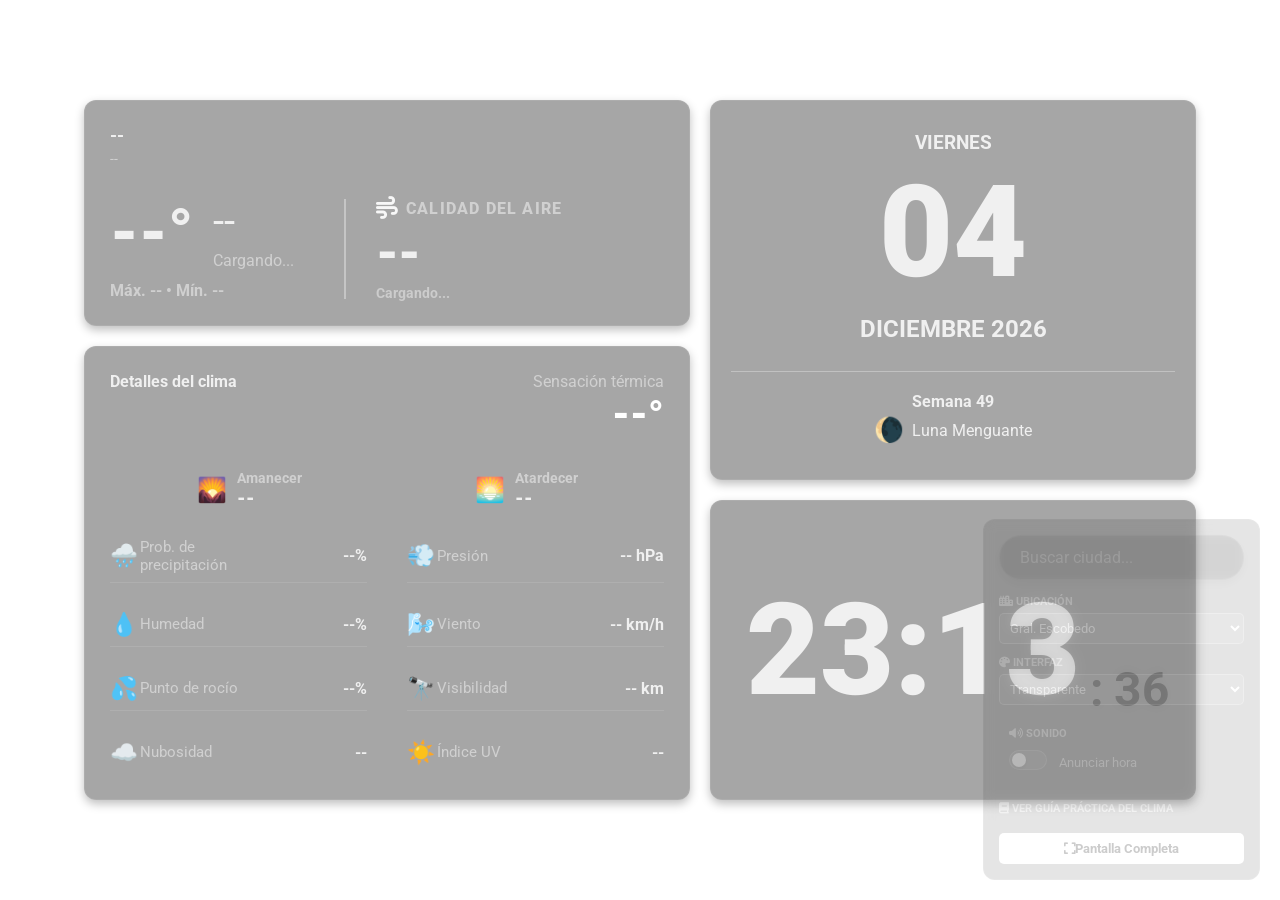
<file: index.html>
<!DOCTYPE html>
<html lang="es">

<head>
    <meta charset="UTF-8" />
    <meta name="viewport" content="width=device-width, initial-scale=1.0" />
    <title>Dashboard</title>
    <link rel="icon" href="./img/icon.ico" />
    <link rel="preconnect" href="https://fonts.googleapis.com">
    <link rel="preconnect" href="https://fonts.gstatic.com" crossorigin>
    <link href="https://fonts.googleapis.com/css2?family=Roboto:wght@300;400;700;900&display=swap" rel="stylesheet" />
    <link rel="stylesheet" href="https://cdnjs.cloudflare.com/ajax/libs/font-awesome/6.4.0/css/all.min.css" />
    <link rel="stylesheet" href="./css/style.css" />
</head>

<body class="theme-red-date">
    <main class="container">

        <section class="content-column left-column">

            <article class="weather-summary-box">
                <div class="location" id="location-name">--</div>

                <div id="update-toast" class="update-toast">
                    <i class="fas fa-sync-alt fa-spin"></i> Actualizando información...
                </div>

                <div class="update-time">
                    <span id="weather-update-time">--</span>
                </div>

                <div class="weather-flex-container">

                    <div class="weather-main-info">
                        <div class="temp-row">
                            <div class="current-temp" id="current-temp">--°</div>
                            <div class="weather-icon-desc">
                                <div class="weather-icon">--</div>
                                <div id="weather-description">Cargando...</div>
                            </div>
                        </div>
                        <div class="temp-min-max">
                            Máx. <span id="temp-day">--</span> • Mín. <span id="temp-night">--</span>
                        </div>
                    </div>

                    <div class="aqi-container">
                        <div class="aqi-header">
                            <i id="aqi-icon-dynamic" class="fas fa-wind aqi-icon"></i>
                            <span class="aqi-label">CALIDAD DEL AIRE</span>
                        </div>
                        <div class="aqi-value" id="aqi-status">--</div>
                        <div class="aqi-desc" id="aqi-advice">Cargando...</div>
                    </div>

                </div>
            </article>

            <a href="./detalles.html" class="widget-link">
                <article class="weather-details-box">
                    <div class="sensation-row">
                        <div class="sensation-label">Detalles del clima</div>
                        <div class="sensation-temp-value">
                            Sensación térmica
                            <div class="temp-value" id="sensation-temp">--°</div>
                        </div>
                    </div>

                    <div class="sun-times-container">
                        <div class="sun-times">
                            <span class="sun-icon">🌄</span>
                            <div class="sun-value">
                                Amanecer
                                <span id="sunrise">--</span>
                            </div>
                        </div>
                        <div class="sun-times">
                            <span class="sun-icon">🌅</span>
                            <div class="sun-value">
                                Atardecer
                                <span id="sunset">--</span>
                            </div>
                        </div>
                    </div>

                    <div class="details-grid">
                        <div class="detail-row">
                            <span class="detail-icon">🌧️</span>
                            <span class="detail-label">Prob. de precipitación</span>
                            <span class="detail-value" id="rain-probability">--%</span>
                        </div>
                        <div class="detail-row">
                            <span class="detail-icon">💨</span>
                            <span class="detail-label">Presión</span>
                            <span class="detail-value" id="pressure">-- hPa</span>
                        </div>
                        <div class="detail-row">
                            <span class="detail-icon">💧</span>
                            <span class="detail-label">Humedad</span>
                            <span class="detail-value" id="humidity">--%</span>
                        </div>
                        <div class="detail-row">
                            <span class="detail-icon">🌬️</span>
                            <span class="detail-label">Viento</span>
                            <span class="detail-value" id="wind-speed">-- km/h</span>
                        </div>
                        <div class="detail-row">
                            <span class="detail-icon">💦</span>
                            <span class="detail-label">Punto de rocío</span>
                            <span class="detail-value" id="dew-point">--%</span>
                        </div>

                        <div class="detail-row">
                            <span class="detail-icon">🔭</span>
                            <span class="detail-label">Visibilidad</span>
                            <span class="detail-value" id="visibility">-- km</span>
                        </div>
                        <div class="detail-row">
                            <span class="detail-icon">☁️</span>
                            <span class="detail-label">Nubosidad</span>
                            <span class="detail-value" id="cloud-cover">--</span>
                        </div>
                        <div class="detail-row">
                            <span class="detail-icon">☀️</span>
                            <span class="detail-label">Índice UV</span>
                            <span class="detail-value" id="uv-index">--</span>
                        </div>
                    </div>
                </article>
            </a>
        </section>

        <section class="content-column right-column">

            <a href="./calendario.html" class="widget-link">
                <article class="date-box">
                    <div class="day-name" id="day-name">--</div>
                    <div class="date" id="date-number">--</div>
                    <div class="month-year" id="month-year">-- ---. ----</div>

                    <div class="calendar-info">
                        <div id="week-info">
                            Semana <span id="week-number">--</span>
                        </div>
                        <div id="moon-phase">
                            <span id="moon-icon"></span>
                            <span id="moon-phase-text">--</span>
                        </div>
                    </div>
                </article>
            </a>

            <article class="time-box">

                <div id="current-time">
                    <div></div>
                    <span id="main-time">00:00</span>
                    <span class="separator">:</span>
                    <span id="current-seconds">00</span>
                </div>

                <div class="clock-date-mobile" id="clock-date-mobile">Prueba</div>
                <div class="clock-location" id="clock-location">Ubicación</div>
                <!-- NUEVO -->
                <div class="mobile-corner mobile-temp" id="mobile-temp">

                    <span class="mobile-weather-icon" id="mobile-weather-icon">
                        ☀️
                    </span>

                    <span class="mobile-temp-text">
                        Cargando...
                    </span>

                </div>

                <div class="mobile-corner mobile-air" id="mobile-air">

                    <i class="fas fa-wind mobile-air-icon" id="mobile-air-icon"></i>

                    <span class="mobile-air-text">
                        ICA: Cargando...
                    </span>

                </div>

            </article>
        </section>
    </main>

    <aside class="dashboard-controls">
        <div class="control-group">
            <div class="search-box">
                <input type="text" id="city-input" placeholder="Buscar ciudad..." autocomplete="off" />
                <div id="search-results" class="results-list"></div>
            </div>
            <label><i class="fas fa-city"></i> Ubicación</label>
            <select id="city-select">
                <option value="0">Gral. Escobedo</option>
                <option value="1">Monterrey</option>
                <option value="2">San Nicolás</option>
                <option value="3">Tampico</option>
                <option value="4">Naranjos</option>
            </select>
        </div>

        <div class="control-group">
            <label><i class="fas fa-palette"></i> Interfaz</label>
            <select id="theme-select" onchange="changeTheme(this.value)">
                <option value="red-date">Transparente</option>
                <option value="dark">Oscuro</option>
                <option value="light">Claro</option>
                <option value="amoled-pro">Amoled</option>
            </select>
        </div>
        <div class="voice-control" style="margin: 10px; display: flex; align-items: center; gap: 10px;">
            <div class="control-group">
                <label><i class="fas fa-volume-up"></i> Sonido</label>
                <div class="voice-control-wrapper">
                    <label class="switch">
                        <input type="checkbox" id="voice-toggle">
                        <span class="slider"></span>
                    </label>
                    <span class="control-label-text">Anunciar hora</span>
                </div>
            </div>
        </div>

        <a href="./guia.html" class="link-subtle"><i class="fa-solid fa-book"></i> Ver guía práctica del clima</a>

        <button id="fullscreen-button" onclick="toggleFullscreen()" class="btn-fullscreen">
            <i class="fas fa-expand"></i>Pantalla Completa
        </button>
    </aside>
    <canvas id="rain-canvas"></canvas>
    <canvas id="sky-canvas"></canvas>
    <script src="./js/script.js"></script>
    <script src="./js/wakeup.js"></script>
</body>

</html>
</file>
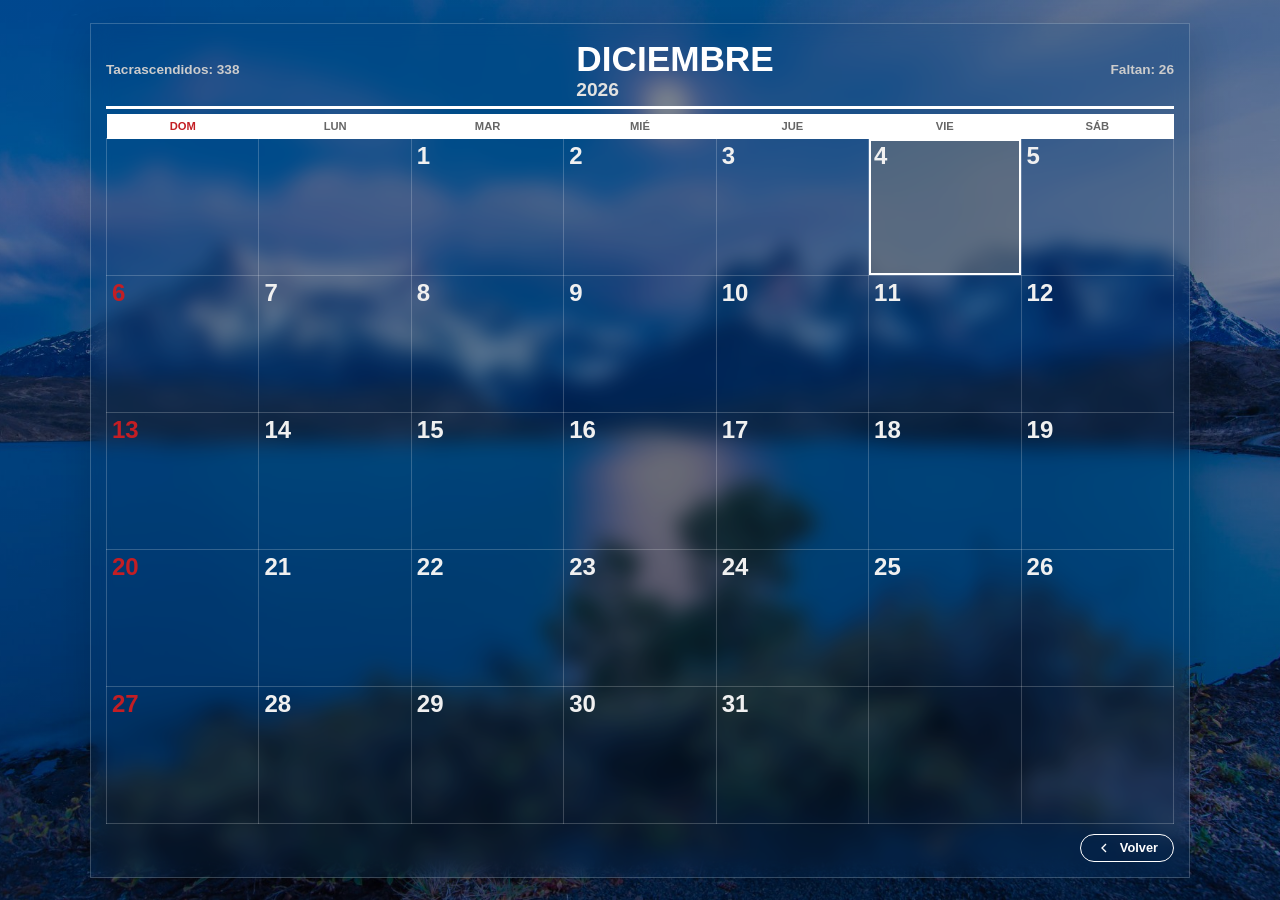
<file: calendario.html>
<!DOCTYPE html>
<html lang="es">

<head>
    <meta charset="UTF-8">
    <meta name="viewport" content="width=device-width, initial-scale=1.0, maximum-scale=1.0, user-scalable=no">
    <title>Calendario</title>
    <link rel="stylesheet" href="./css/calendario.css">
    <link rel="icon" href="./img/icon.ico" />
</head>

<body class="theme-dark">
    <div class="app-wrapper">
        <div class="calendar-container">
            <header class="calendar-header" onclick="openModal()">
                <div class="side-info">Tacrascendidos: <span id="transc-days">---</span></div>
                <div class="main-title">
                    <h1 id="month-display">----</h1>
                    <h2 id="year-display">----</h2>
                </div>
                <div class="side-info">Faltan: <span id="remain-days">---</span></div>
            </header>

            <table class="calendar-table">
                <thead>
                    <tr class="days-header">
                        <th class="is-sunday">DOM</th>
                        <th>LUN</th>
                        <th>MAR</th>
                        <th>MIÉ</th>
                        <th>JUE</th>
                        <th>VIE</th>
                        <th>SÁB</th>
                    </tr>
                </thead>
                <tbody id="calendar-body"></tbody>
            </table>

            <footer class="calendar-footer">
                <a href="./index.html" class="btn-back">
                    <svg width="16" height="16" viewBox="0 0 24 24" fill="none" stroke="currentColor" stroke-width="2">
                        <polyline points="15 18 9 12 15 6"></polyline>
                    </svg>
                    <span>Volver</span>
                </a>
            </footer>
        </div>
    </div>

    <div id="calendar-modal" class="modal">
        <div class="modal-content">
            <h3>Seleccionar Fecha</h3>
            <label>Mes:</label>
            <select id="modal-month-select"></select>
            <label>Año:</label>
            <input type="number" id="modal-year-input">

            <div class="modal-footer">
                <button onclick="closeModal()" class="btn-primary">Cerrar</button>
                <button class="btn-primary" onclick="applyDateChange()">Aplicar</button>
            </div>
        </div>
    </div>

    <script src="./js/script.js"></script>
</body>

</html>
</file>
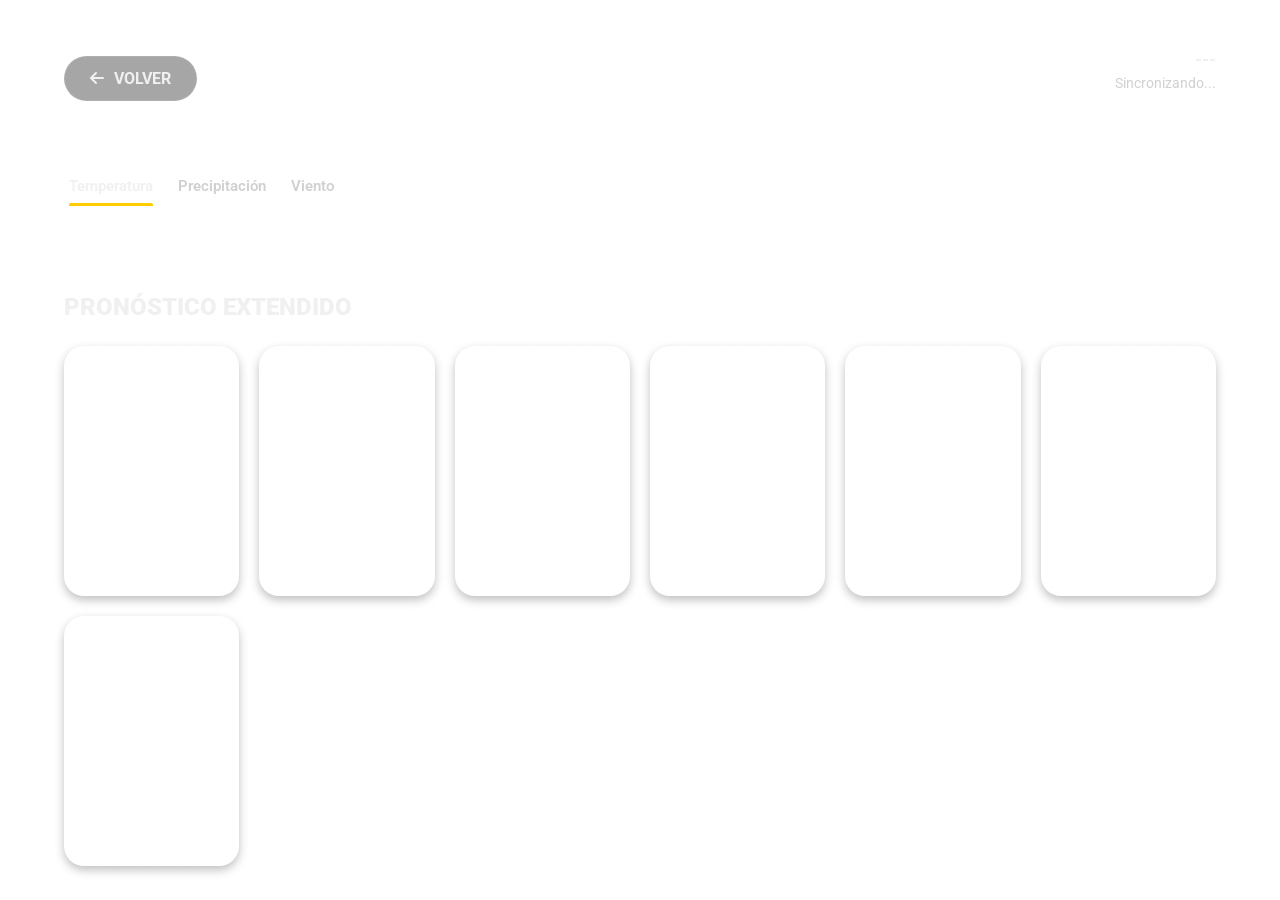
<file: detalles.html>
<!DOCTYPE html>
<html lang="es">

<head>
    <meta charset="UTF-8">
    <meta name="viewport" content="width=device-width, initial-scale=1.0">
    <title>Pronóstico Extendido | Dashboard Clima</title>

    <link href="https://fonts.googleapis.com/css2?family=Roboto:wght@300;400;700;900&display=swap" rel="stylesheet">
    <link rel="stylesheet" href="https://cdnjs.cloudflare.com/ajax/libs/font-awesome/6.0.0/css/all.min.css">

    <link rel="stylesheet" href="./css/style.css">

    <style>
        /* OPTIMIZACIONES DE UI PARA DETALLES */
        body {
            overflow-y: overlay;
            /* Scroll estético */
            padding: 30px 5%;
            min-height: 100vh;
        }

        .details-container {
            width: 100%;
            max-width: 1300px;
            margin: 0 auto;
            display: flex;
            flex-direction: column;
            gap: 25px;
        }

        /* Header con Glassmorphism */
        .header-details {
            display: flex;
            justify-content: space-between;
            align-items: center;
            padding: 15px 0;
        }

        .btn-back {
            background: var(--box-background);
            color: var(--text-color-primary);
            padding: 12px 25px;
            border-radius: 50px;
            backdrop-filter: blur(10px);
            border: 1px solid rgba(255, 255, 255, 0.1);
            font-weight: 700;
            text-decoration: none;
            transition: all 0.3s ease;
            display: flex;
            align-items: center;
            gap: 10px;
        }

        .btn-back:hover {
            transform: translateX(-5px);
            background: rgba(255, 255, 255, 0.1);
        }

        /* Grid de Pronóstico Semanal */
        .weekly-grid {
            display: grid;
            grid-template-columns: repeat(auto-fit, minmax(150px, 1fr));
            gap: 20px;
            width: 100%;
        }

        .forecast-day-item {
            background: var(--box-background);
            backdrop-filter: blur(15px);
            padding: 25px 15px;
            border-radius: 20px;
            text-align: center;
            border: 1px solid rgba(255, 255, 255, 0.05);
            box-shadow: var(--shadow);
            transition: transform 0.3s ease;
        }

        .forecast-day-item:hover {
            transform: translateY(-5px);
            border-color: var(--red-highlight);
        }

        .day-label {
            font-weight: 900;
            font-size: 1.1rem;
            text-transform: uppercase;
            color: var(--text-color-secondary);
        }

        .day-icon {
            font-size: 3rem;
            margin: 20px 0;
            display: block;
        }

        .day-temps .max {
            font-size: 1.8rem;
            font-weight: 900;
            display: block;
            color: var(--text-color-primary);
        }

        .day-temps .min {
            font-size: 1.1rem;
            color: var(--text-color-secondary);
        }

        .day-rain {
            margin-top: 10px;
            font-size: 0.85rem;
            color: #4da3ff;
            /* Azul para lluvia */
            font-weight: 700;
        }

        /* Estados de Carga (Skeleton) */
        .skeleton {
            background: linear-gradient(90deg, transparent, rgba(255, 255, 255, 0.05), transparent);
            background-size: 200% 100%;
            animation: shimmer 1.5s infinite;
        }

        @keyframes shimmer {
            0% {
                background-position: -200% 0;
            }

            100% {
                background-position: 200% 0;
            }
        }

        /* Media Queries para Tablets y Móviles */
        @media (max-width: 768px) {
            .header-details {
                flex-direction: column;
                gap: 20px;
                text-align: center;
            }

            .location-info {
                text-align: center !important;
            }

            .weekly-grid {
                grid-template-columns: repeat(auto-fit, minmax(130px, 1fr));
            }
        }
    </style>
</head>

<body class="theme-red-date">
    <div class="details-container">

        <header class="header-details">
            <a href="index.html" class="btn-back">
                <i class="fas fa-arrow-left"></i> VOLVER
            </a>
            <div class="location-info" style="text-align: right;">
                <h1 class="location" id="location-name">---</h1>
                <p id="weather-update-time" class="update-time">Sincronizando...</p>
            </div>
        </header>

        <section class="hourly-tabs">

            <div class="tab-buttons">
                <button class="tab-btn active" data-tab="temp">Temperatura</button>
                <button class="tab-btn" data-tab="rain">Precipitación</button>
                <button class="tab-btn" data-tab="wind">Viento</button>
            </div>

            <div id="hourly-container" class="hourly-container"></div>

        </section>

        <h2 style="color: var(--text-color-primary); font-weight: 900; margin-top: 10px;">PRONÓSTICO EXTENDIDO</h2>

        <div id="weekly-forecast-container" class="weekly-grid">
            <div class="forecast-day-item skeleton" style="height: 250px;"></div>
            <div class="forecast-day-item skeleton" style="height: 250px;"></div>
            <div class="forecast-day-item skeleton" style="height: 250px;"></div>
            <div class="forecast-day-item skeleton" style="height: 250px;"></div>
            <div class="forecast-day-item skeleton" style="height: 250px;"></div>
            <div class="forecast-day-item skeleton" style="height: 250px;"></div>
            <div class="forecast-day-item skeleton" style="height: 250px;"></div>
        </div>
    </div>

    <script src="./js/script.js"></script>
    <script>
        document.addEventListener("DOMContentLoaded", () => {
            // Sincronización del Tema desde LocalStorage
            const savedTheme = localStorage.getItem("userTheme") || "red-date";
            document.body.className = `theme-${savedTheme}`;

            // Disparar la carga de datos (debe estar definida en script.js)
            if (typeof getWeatherData === 'function') {
                getWeatherData();
            }
        });
    </script>
</body>

</html>
</file>
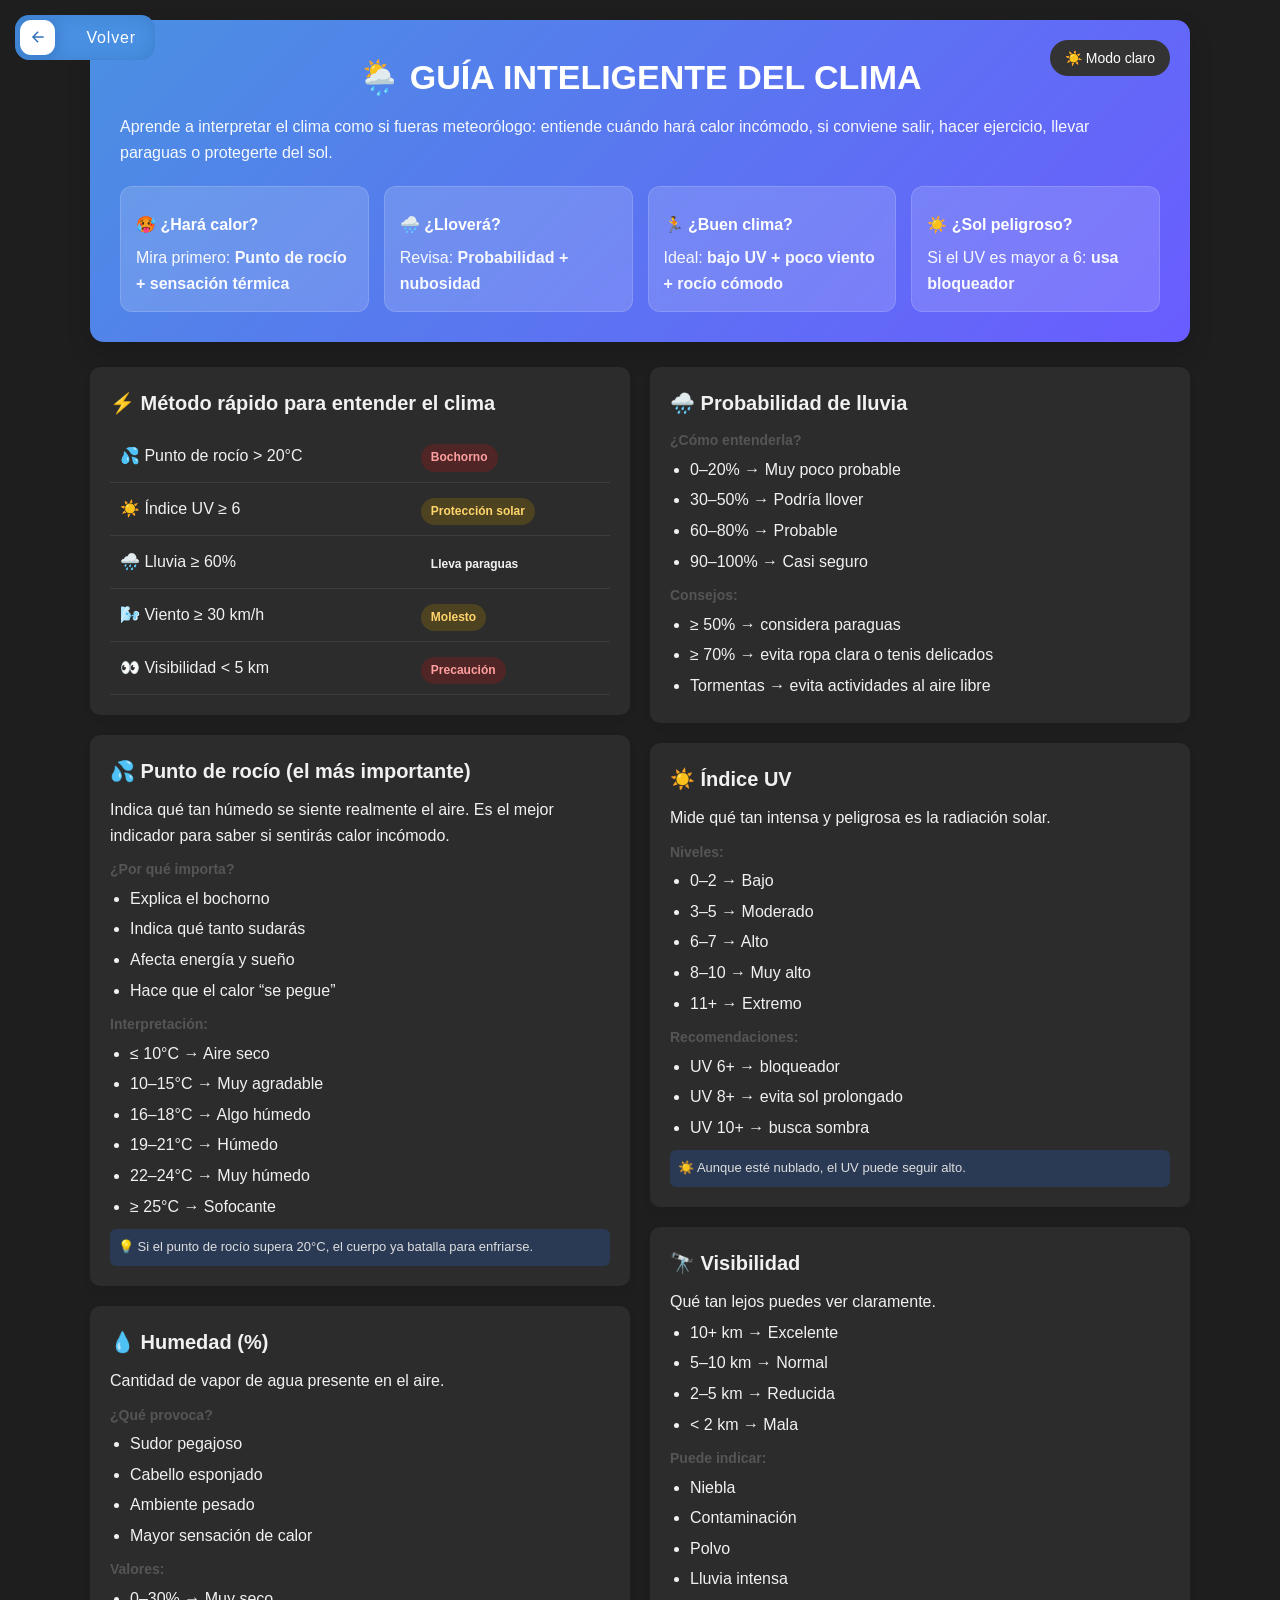
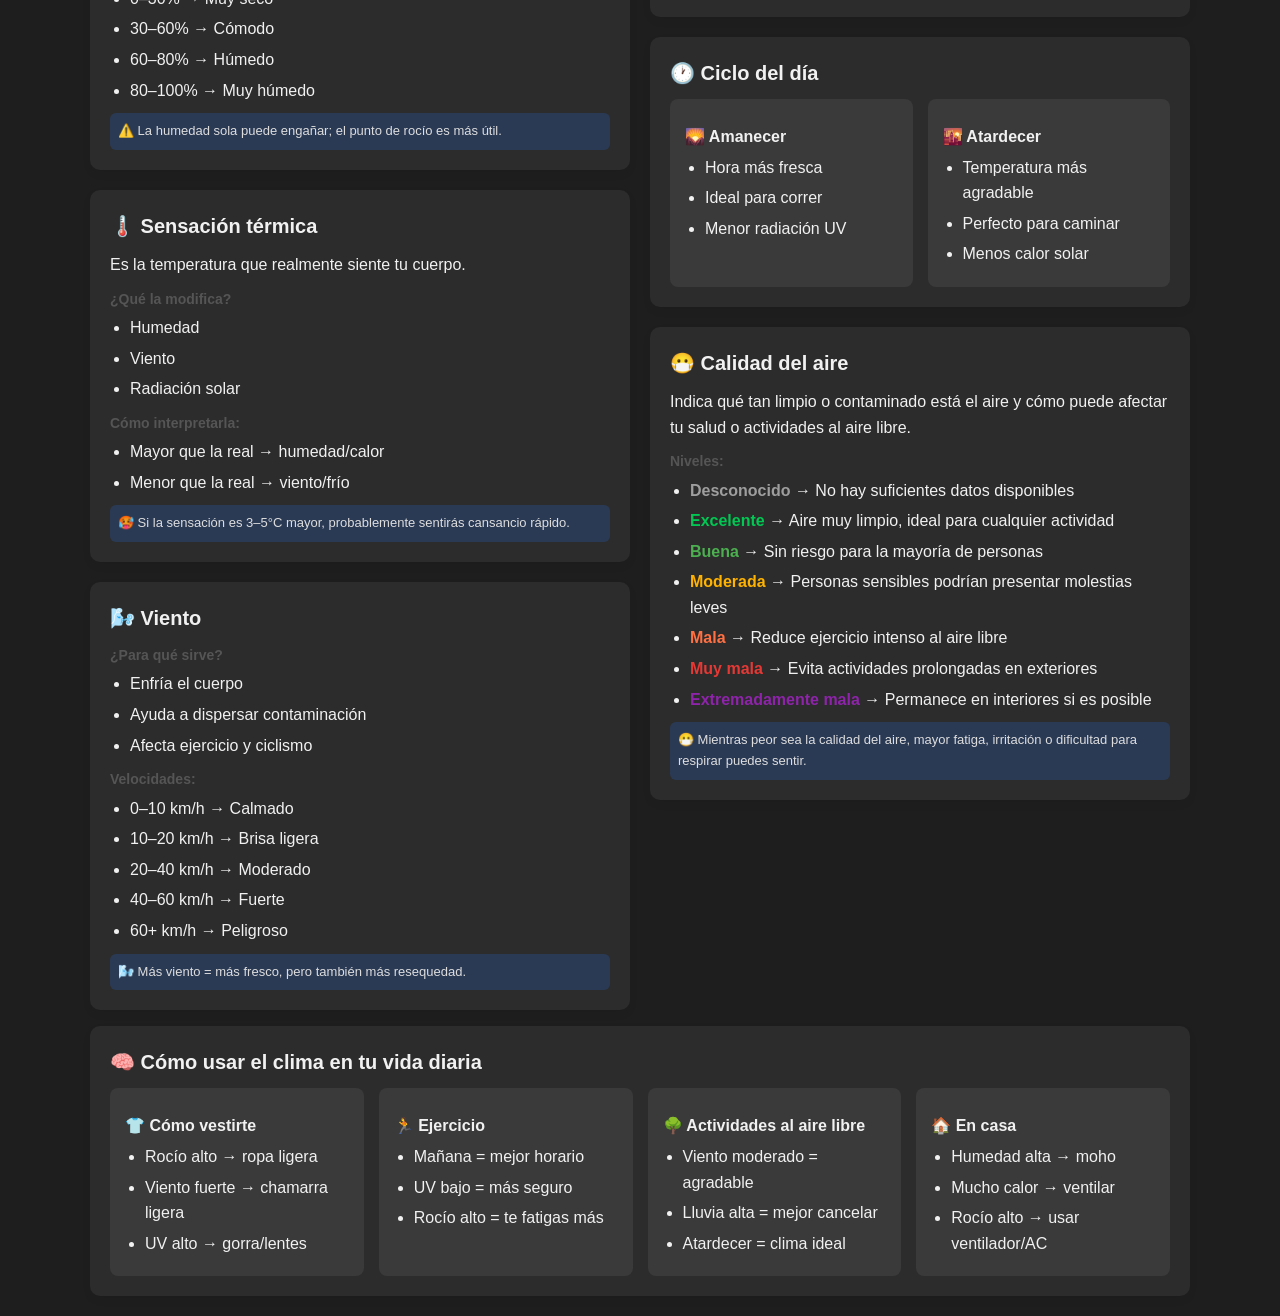
<file: guia.html>
<!DOCTYPE html>
<html lang="es">

<head>
    <meta charset="UTF-8" />
    <meta name="viewport" content="width=device-width, initial-scale=1.0" />

    <title>Guía Inteligente del Clima</title>

    <link rel="stylesheet" href="./css/guia.css" />
</head>

<body>

    <div class="container">

        <button id="themeToggle">🌙 Modo oscuro</button>

        <a href="./index.html" class="cssbuttons-back-button">
            Volver

            <div class="icon">
                <svg
                    height="24"
                    width="24"
                    viewBox="0 0 24 24"
                    xmlns="http://www.w3.org/2000/svg">

                    <path d="M0 0h24v24H0z" fill="none"></path>

                    <path
                        d="M7.828 13l5.364 5.364-1.414 1.414L4 12l7.778-7.778 1.414 1.414L7.828 11H20v2z"
                        fill="currentColor">
                    </path>
                </svg>
            </div>
        </a>

        <!-- HERO -->
        <div class="hero">

            <h1>🌦️ GUÍA INTELIGENTE DEL CLIMA</h1>

            <p>
                Aprende a interpretar el clima como si fueras meteorólogo:
                entiende cuándo hará calor incómodo, si conviene salir,
                hacer ejercicio, llevar paraguas o protegerte del sol.
            </p>

            <div class="quick-grid">

                <div class="quick-card">
                    <h3>🥵 ¿Hará calor?</h3>
                    <p>
                        Mira primero:
                        <strong>Punto de rocío + sensación térmica</strong>
                    </p>
                </div>

                <div class="quick-card">
                    <h3>🌧️ ¿Lloverá?</h3>
                    <p>
                        Revisa:
                        <strong>Probabilidad + nubosidad</strong>
                    </p>
                </div>

                <div class="quick-card">
                    <h3>🏃 ¿Buen clima?</h3>
                    <p>
                        Ideal:
                        <strong>bajo UV + poco viento + rocío cómodo</strong>
                    </p>
                </div>

                <div class="quick-card">
                    <h3>☀️ ¿Sol peligroso?</h3>
                    <p>
                        Si el UV es mayor a 6:
                        <strong>usa bloqueador</strong>
                    </p>
                </div>

            </div>
        </div>

        <div class="grid">

            <!-- COLUMNA IZQUIERDA -->
            <div class="col">

                <!-- MÉTODO RÁPIDO -->
                <section>

                    <h2>⚡ Método rápido para entender el clima</h2>

                    <table class="table-guide">
                        <tr>
                            <td>💦 Punto de rocío &gt; 20°C</td>
                            <td><span class="badge red">Bochorno</span></td>
                        </tr>

                        <tr>
                            <td>☀️ Índice UV ≥ 6</td>
                            <td><span class="badge yellow">Protección solar</span></td>
                        </tr>

                        <tr>
                            <td>🌧️ Lluvia ≥ 60%</td>
                            <td><span class="badge blue">Lleva paraguas</span></td>
                        </tr>

                        <tr>
                            <td>🌬️ Viento ≥ 30 km/h</td>
                            <td><span class="badge yellow">Molesto</span></td>
                        </tr>

                        <tr>
                            <td>👀 Visibilidad &lt; 5 km</td>
                            <td><span class="badge red">Precaución</span></td>
                        </tr>
                    </table>

                </section>

                <!-- PUNTO DE ROCÍO -->
                <section>

                    <h2>💦 Punto de rocío (el más importante)</h2>

                    <p>
                        Indica qué tan húmedo se siente realmente el aire.
                        Es el mejor indicador para saber si sentirás calor incómodo.
                    </p>

                    <h4>¿Por qué importa?</h4>

                    <ul>
                        <li>Explica el bochorno</li>
                        <li>Indica qué tanto sudarás</li>
                        <li>Afecta energía y sueño</li>
                        <li>Hace que el calor “se pegue”</li>
                    </ul>

                    <h4>Interpretación:</h4>

                    <ul>
                        <li>≤ 10°C → Aire seco</li>
                        <li>10–15°C → Muy agradable</li>
                        <li>16–18°C → Algo húmedo</li>
                        <li>19–21°C → Húmedo</li>
                        <li>22–24°C → Muy húmedo</li>
                        <li>≥ 25°C → Sofocante</li>
                    </ul>

                    <p class="tip">
                        💡 Si el punto de rocío supera 20°C,
                        el cuerpo ya batalla para enfriarse.
                    </p>

                </section>

                <!-- HUMEDAD -->
                <section>

                    <h2>💧 Humedad (%)</h2>

                    <p>
                        Cantidad de vapor de agua presente en el aire.
                    </p>

                    <h4>¿Qué provoca?</h4>

                    <ul>
                        <li>Sudor pegajoso</li>
                        <li>Cabello esponjado</li>
                        <li>Ambiente pesado</li>
                        <li>Mayor sensación de calor</li>
                    </ul>

                    <h4>Valores:</h4>

                    <ul>
                        <li>0–30% → Muy seco</li>
                        <li>30–60% → Cómodo</li>
                        <li>60–80% → Húmedo</li>
                        <li>80–100% → Muy húmedo</li>
                    </ul>

                    <p class="tip">
                        ⚠️ La humedad sola puede engañar;
                        el punto de rocío es más útil.
                    </p>

                </section>

                <!-- SENSACIÓN TÉRMICA -->
                <section>

                    <h2>🌡️ Sensación térmica</h2>

                    <p>
                        Es la temperatura que realmente siente tu cuerpo.
                    </p>

                    <h4>¿Qué la modifica?</h4>

                    <ul>
                        <li>Humedad</li>
                        <li>Viento</li>
                        <li>Radiación solar</li>
                    </ul>

                    <h4>Cómo interpretarla:</h4>

                    <ul>
                        <li>Mayor que la real → humedad/calor</li>
                        <li>Menor que la real → viento/frío</li>
                    </ul>

                    <p class="tip">
                        🥵 Si la sensación es 3–5°C mayor,
                        probablemente sentirás cansancio rápido.
                    </p>

                </section>

                <!-- VIENTO -->
                <section>

                    <h2>🌬️ Viento</h2>

                    <h4>¿Para qué sirve?</h4>

                    <ul>
                        <li>Enfría el cuerpo</li>
                        <li>Ayuda a dispersar contaminación</li>
                        <li>Afecta ejercicio y ciclismo</li>
                    </ul>

                    <h4>Velocidades:</h4>

                    <ul>
                        <li>0–10 km/h → Calmado</li>
                        <li>10–20 km/h → Brisa ligera</li>
                        <li>20–40 km/h → Moderado</li>
                        <li>40–60 km/h → Fuerte</li>
                        <li>60+ km/h → Peligroso</li>
                    </ul>

                    <p class="tip">
                        🌬️ Más viento = más fresco,
                        pero también más resequedad.
                    </p>

                </section>

            </div>

            <!-- COLUMNA DERECHA -->
            <div class="col">

                <!-- LLUVIA -->
                <section>

                    <h2>🌧️ Probabilidad de lluvia</h2>

                    <h4>¿Cómo entenderla?</h4>

                    <ul>
                        <li>0–20% → Muy poco probable</li>
                        <li>30–50% → Podría llover</li>
                        <li>60–80% → Probable</li>
                        <li>90–100% → Casi seguro</li>
                    </ul>

                    <h4>Consejos:</h4>

                    <ul>
                        <li>≥ 50% → considera paraguas</li>
                        <li>≥ 70% → evita ropa clara o tenis delicados</li>
                        <li>Tormentas → evita actividades al aire libre</li>
                    </ul>

                </section>

                <!-- UV -->
                <section>

                    <h2>☀️ Índice UV</h2>

                    <p>
                        Mide qué tan intensa y peligrosa es la radiación solar.
                    </p>

                    <h4>Niveles:</h4>

                    <ul>
                        <li>0–2 → Bajo</li>
                        <li>3–5 → Moderado</li>
                        <li>6–7 → Alto</li>
                        <li>8–10 → Muy alto</li>
                        <li>11+ → Extremo</li>
                    </ul>

                    <h4>Recomendaciones:</h4>

                    <ul>
                        <li>UV 6+ → bloqueador</li>
                        <li>UV 8+ → evita sol prolongado</li>
                        <li>UV 10+ → busca sombra</li>
                    </ul>

                    <p class="tip">
                        ☀️ Aunque esté nublado,
                        el UV puede seguir alto.
                    </p>

                </section>

                <!-- VISIBILIDAD -->
                <section>

                    <h2>🔭 Visibilidad</h2>

                    <p>
                        Qué tan lejos puedes ver claramente.
                    </p>

                    <ul>
                        <li>10+ km → Excelente</li>
                        <li>5–10 km → Normal</li>
                        <li>2–5 km → Reducida</li>
                        <li>&lt; 2 km → Mala</li>
                    </ul>

                    <h4>Puede indicar:</h4>

                    <ul>
                        <li>Niebla</li>
                        <li>Contaminación</li>
                        <li>Polvo</li>
                        <li>Lluvia intensa</li>
                    </ul>

                </section>

                <!-- CICLO DEL DÍA -->
                <section>

                    <h2>🕐 Ciclo del día</h2>

                    <div class="row-2">

                        <div class="mini-card">

                            <h3>🌄 Amanecer</h3>

                            <ul>
                                <li>Hora más fresca</li>
                                <li>Ideal para correr</li>
                                <li>Menor radiación UV</li>
                            </ul>

                        </div>

                        <div class="mini-card">

                            <h3>🌇 Atardecer</h3>

                            <ul>
                                <li>Temperatura más agradable</li>
                                <li>Perfecto para caminar</li>
                                <li>Menos calor solar</li>
                            </ul>

                        </div>

                    </div>

                </section>

                <!-- CALIDAD DEL AIRE -->
                <!-- CALIDAD DEL AIRE -->
<section>

    <h2>😷 Calidad del aire</h2>

    <p>
        Indica qué tan limpio o contaminado está el aire y cómo puede afectar
        tu salud o actividades al aire libre.
    </p>

    <h4>Niveles:</h4>

    <ul>
        <li>
            <span class="status-unknown">Desconocido</span>
            → No hay suficientes datos disponibles
        </li>

        <li>
            <span class="status-excellent">Excelente</span>
            → Aire muy limpio, ideal para cualquier actividad
        </li>

        <li>
            <span class="status-good">Buena</span>
            → Sin riesgo para la mayoría de personas
        </li>

        <li>
            <span class="status-warning">Moderada</span>
            → Personas sensibles podrían presentar molestias leves
        </li>

        <li>
            <span class="status-danger">Mala</span>
            → Reduce ejercicio intenso al aire libre
        </li>

        <li>
            <span class="status-very-danger">Muy mala</span>
            → Evita actividades prolongadas en exteriores
        </li>

        <li>
            <span class="status-extreme">Extremadamente mala</span>
            → Permanece en interiores si es posible
        </li>
    </ul>

    <p class="tip">
        😷 Mientras peor sea la calidad del aire,
        mayor fatiga, irritación o dificultad para respirar puedes sentir.
    </p>

</section>

            </div>
        </div>

        <!-- USOS PRÁCTICOS -->
        <footer>

            <h2>🧠 Cómo usar el clima en tu vida diaria</h2>

            <div class="row-4">

                <div class="mini-card">

                    <h3>👕 Cómo vestirte</h3>

                    <ul>
                        <li>Rocío alto → ropa ligera</li>
                        <li>Viento fuerte → chamarra ligera</li>
                        <li>UV alto → gorra/lentes</li>
                    </ul>

                </div>

                <div class="mini-card">

                    <h3>🏃 Ejercicio</h3>

                    <ul>
                        <li>Mañana = mejor horario</li>
                        <li>UV bajo = más seguro</li>
                        <li>Rocío alto = te fatigas más</li>
                    </ul>

                </div>

                <div class="mini-card">

                    <h3>🌳 Actividades al aire libre</h3>

                    <ul>
                        <li>Viento moderado = agradable</li>
                        <li>Lluvia alta = mejor cancelar</li>
                        <li>Atardecer = clima ideal</li>
                    </ul>

                </div>

                <div class="mini-card">

                    <h3>🏠 En casa</h3>

                    <ul>
                        <li>Humedad alta → moho</li>
                        <li>Mucho calor → ventilar</li>
                        <li>Rocío alto → usar ventilador/AC</li>
                    </ul>

                </div>

            </div>

        </footer>

    </div>

    <script>

        const button = document.getElementById("themeToggle");

        const savedTheme = localStorage.getItem("theme");

        if (savedTheme === "light") {
            document.body.classList.remove("dark");
            button.textContent = "🌙 Modo oscuro";
        } else {
            document.body.classList.add("dark");
            button.textContent = "☀️ Modo claro";
        }

        button.addEventListener("click", () => {

            document.body.classList.toggle("dark");

            if (document.body.classList.contains("dark")) {

                localStorage.setItem("theme", "dark");
                button.textContent = "☀️ Modo claro";

            } else {

                localStorage.setItem("theme", "light");
                button.textContent = "🌙 Modo oscuro";
            }
        });

    </script>

</body>

</html>
</file>
<file: css/style.css>
/* ====================================== */
/* 0. Configuración General y Variables   */
/* ====================================== */

:root {
    --background-color: #f0f2f5;
    --box-background: #ffffff;
    --text-color-primary: #333333;
    --text-color-secondary: #666666;
    --red-highlight: #000;
    --shadow: 0 4px 12px rgba(0, 0, 0, 0.1);
}

.theme-dark {
    --background-color: #1e1e1e;
    --box-background: rgba(37, 37, 38, 0.8);
    --text-color-primary: #ffffff;
    --text-color-secondary: #b0b0b0;
    --red-highlight: #fff;
    --shadow: 0 4px 12px rgba(0, 0, 0, 0.3);
}

.theme-red-date {
    --background-color: transparent;
    --box-background: rgba(0, 0, 0, 0.35);
    /*--box-background: rgba(108, 108, 108, 0.02);*/
    --text-color-primary: #f0f0f0;
    /*--text-color-secondary: #c0c0c0;*/
    --text-color-secondary: #d0d0d0;
    /* antes #c0c0c0 */
    --red-highlight: #fff;
    /*shadow: 12px 12px 12px rgba(0, 0, 0, 0.4);*/
    --shadow: 0 4px 10px rgba(0, 0, 0, 0.25);
    background-size: cover;
    background-position: center;
    background-attachment: fixed;
}

.time-box,
.weather-summary-box,
.date-box,
.weather-details-box {
    border: 1px solid rgba(255, 255, 255, 0.08);
}

#clock-date-mobile {
    display: none;
}

.mobile-corner {
    display: none;
}

.theme-dark .date-box .calendar-info,
.theme-red-date .date-box .calendar-info {
    border-top: 1px solid rgba(255, 255, 255, 0.3);
}

.theme-red-date #current-temp {
    color: var(--text-color-primary);
}

.theme-red-date .sensation-temp-value .temp-value {
    color: var(--red-highlight);
}

/* ====================================== */
/* 1. Estilos Base                         */
/* ====================================== */

* {
    box-sizing: border-box;
    margin: 0;
    padding: 0;
    font-family: 'Roboto', sans-serif;
    will-change: auto;
}

body {
    background-color: var(--background-color);
    display: flex;
    justify-content: center;
    align-items: center;
    min-height: 100vh;
    background-size: cover;
    background-position: center;
    background-attachment: fixed;
    -ms-overflow-style: none;
    scrollbar-width: none;
    transition: background-image 1.2s ease;
}

body,
.time-box,
.weather-summary-box,
.date-box,
.weather-details-box {
    transition: background-color 0.3s, color 0.3s;
}

body::-webkit-scrollbar {
    display: none;
}

.container {
    width: 90%;
    max-width: 1200px;
    padding: 20px;
    display: flex;
    gap: 20px
}

.content-column {
    display: flex;
    flex-direction: column;
    gap: 20px;
}

.left-column {
    flex: 3;
    min-width: 500px;
}

.right-column {
    flex: 2;
}

.time-box,
.weather-summary-box,
.date-box,
.weather-details-box {
    background-color: var(--box-background);
    border-radius: 12px;
    padding: 25px;
    box-shadow: var(--shadow);
    color: var(--text-color-primary);
    backdrop-filter: blur(6px);
    -webkit-backdrop-filter: blur(6px);
    /*background-color: rgb(0,0,0,0.35);*/
    flex: 1;
}

.link-subtle {
    color: var(--text-color-secondary);
    text-decoration: none;
    border-bottom: 1px solid transparent;
    transition: color 0.2s ease, border-color 0.2s ease;

    /* 🔥 CLAVE: heredar todo */
    text-transform: uppercase;
    font-size: 11px;
    font-weight: bold;
    line-height: inherit;
}

.link-subtle:hover {
    color: var(--text-color-primary);
}

/* ====================================== */
/* 2. Caja de Hora (PRECISIÓN APLICADA)   */
/* ====================================== */

.time-box {
    display: flex;
    justify-content: center;
    align-items: center;
    min-height: 180px;
}

#current-time {
    display: flex;
    align-items: flex-end;
    gap: 10px;
    font-weight: 900;
    line-height: 1;
    color: var(--text-color-primary);
    font-variant-numeric: tabular-nums;
}

#main-time {
    font-size: 8rem;
    font-weight: 900;
}

#current-seconds {
    font-size: 3rem;
    font-weight: 700;
}

.separator {
    font-size: 3rem;
    font-weight: 700;
    color: var(--text-color-primary);
    line-height: 1;
}

.update-toast {
    display: none;
    position: fixed;
    bottom: 20px;
    left: 50%;
    transform: translateX(-50%);
    background: rgba(0, 0, 0, 0.7);
    color: white;
    padding: 10px 20px;
    border-radius: 20px;
    font-size: 0.9em;
    z-index: 1000;
    border: 1px solid rgba(255, 255, 255, 0.2);
    backdrop-filter: blur(5px);
}

/* ====================================== */
/* 3. Caja de Clima Resumen               */
/* ====================================== */

.weather-summary-box {
    min-height: 200px;
    display: flex;
    flex-direction: column;
    justify-content: space-between;
}

.location {
    font-size: 1.1rem;
    font-weight: 700;
    color: var(--text-color-primary);
    margin-bottom: 5px;
}

.update-time {
    font-size: 0.9rem;
    color: var(--text-color-secondary);
    margin-bottom: 15px;
}

.temp-row {
    display: flex;
    align-items: center;
    gap: 20px;
    margin-bottom: 10px;
}

#current-temp {
    font-size: 4rem;
    font-weight: 900;
    line-height: 1;
    color: var(--text-color-primary);
}

.weather-icon-desc {
    display: flex;
    flex-direction: column;
    justify-content: center;
    line-height: 1.2;
}

.weather-icon {
    font-size: 2.5rem;
    margin-bottom: 5px;
    color: var(--text-color-primary);
}

#weather-description {
    font-size: 1rem;
    font-weight: 400;
    color: var(--text-color-secondary);
}

.temp-min-max {
    font-size: 1rem;
    font-weight: 700;
    color: var(--text-color-secondary);
}

/* ====================================== */
/* 4. Caja de Fecha y Calendario          */
/* ====================================== */

.date-box {
    text-align: center;
    display: flex;
    flex-direction: column;
    justify-content: space-between;
    align-items: center;
    padding: 30px 20px;
    align-self: stretch;
    min-height: 380px;
}

a {
    text-decoration: none;
    color: inherit;
}

#day-name {
    text-transform: uppercase;
    font-size: 1.2rem;
    font-weight: 700;
    margin-bottom: 5px;
}

#date-number {
    font-size: 8rem;
    font-weight: 900;
    line-height: 1;
    font-variant-numeric: tabular-nums;
}

#month-year {
    font-size: 1.5rem;
    font-weight: bold;
    margin-top: 10px;
    margin-bottom: 20px;
}

.calendar-info {
    width: 100%;
    padding-top: 15px;
    font-size: 1rem;
    font-weight: 400;
}

.calendar-info div {
    margin: 5px 0;
}

#week-info {
    font-weight: 700;
    text-align: center;
}

#moon-phase {
    display: flex;
    align-items: center;
    justify-content: center;
    gap: 8px;
    font-weight: 400;
}

#moon-icon {
    font-size: 1.5rem;
}

/* ====================================== */
/* 5. Caja de Detalles del Clima          */
/* ====================================== */

.weather-details-box {
    display: flex;
    flex-direction: column;
    align-self: stretch;
}

.sensation-row {
    display: flex;
    justify-content: space-between;
    align-items: flex-start;
    margin-bottom: 15px;
    padding-bottom: 15px;
    border-bottom: 1px solid var(--background-color);
}

.sensation-label {
    font-size: 1rem;
    font-weight: 700;
    color: var(--text-color-primary);
}

.sensation-temp-value {
    text-align: right;
    font-size: 1rem;
    color: var(--text-color-secondary);
    line-height: 1.2;
}

.sensation-temp-value .temp-value {
    font-size: 2.5rem;
    font-weight: 900;
    color: var(--red-highlight);
}

.sun-times-container {
    width: 100%;
    display: flex;
    justify-content: space-around;
    margin-bottom: 20px;
}

.sun-times {
    display: flex;
    align-items: center;
    gap: 10px;
    font-weight: 700;
    font-size: 1.1rem;
    color: var(--text-color-secondary);
}

.sun-icon {
    font-size: 1.5rem;
    line-height: 1;
}

.sun-value {
    display: flex;
    flex-direction: column;
    align-items: flex-start;
    font-size: 0.9rem;
}

.sun-value span {
    font-size: 1.2rem;
    font-weight: 900;
    color: var(--text-color-primary);
}

.details-grid {
    display: grid;
    grid-template-columns: 1fr 1fr;
    /*gap: 15px 30px;*/
    gap: 20px 40px;
}

.detail-row {
    display: flex;
    align-items: center;
    /*padding: 5px 0;*/
    padding: 8px 0;
    border-bottom: 1px solid rgba(255, 255, 255, 0.1);
}

.detail-row:nth-last-child(-n + 2) {
    border-bottom: none;
}

.detail-icon {
    font-size: 1.4rem;
    margin-right: 10px;
    width: 20px;
    text-align: center;
    color: var(--text-color-secondary);
}

.detail-label {
    font-size: 0.95rem;
    font-weight: 400;
    color: var(--text-color-secondary);
    flex-grow: 1;
    text-align: left;
    margin-right: 5px;
}

.detail-value {
    font-size: 1rem;
    font-weight: 700;
    color: var(--text-color-primary);
    text-align: right;
    width: 100px;
    font-variant-numeric: tabular-nums;
}

#moon-phase-detail {
    text-align: center;
    width: 100%;
}

.letter-min {
    font-size: 0.6rem;
}

/* ====================================== */
/* 6. Calidad del Aire (Ajustado)         */
/* ====================================== */

/* Contenedor principal: Centrado vertical y alineación proporcional */
.weather-flex-container {
    display: flex;
    align-items: center;
    /* Centrado vertical real entre Clima y AQI */
    justify-content: flex-start;
    gap: 50px;
    /* Espacio proporcional para moverlo a la derecha */
    margin-top: 15px;
    width: 100%;
}

/* Bloque del Clima: Evita que colapse */
.weather-main-info {
    flex: 0 0 auto;
    display: flex;
    flex-direction: column;
    justify-content: center;
}

/* Bloque AQI: Centrado vertical y herencia de temas */
.aqi-container {
    flex: 1 1 0%;
    min-width: 0;
    display: flex;
    flex-direction: column;
    justify-content: center;
    align-items: flex-start;
    border-left: 2px solid rgba(255, 255, 255, 0.35);
    /* Línea adaptativa */
    padding-left: 30px;
    /* Desplazamiento visual a la derecha */
    height: 100px;
    /* Altura para match con el bloque de temperatura */
}

/* Encabezado con Icono */
.aqi-header {
    display: flex;
    align-items: center;
    gap: 8px;
    margin-bottom: 2px;
}

.aqi-icon {
    font-size: 1.4rem;
    color: var(--red-highlight);
    /* Sigue el color de destaque de tus temas */
    opacity: 0.9;
}

.aqi-label {
    font-size: 1rem;
    font-weight: 800;
    text-transform: uppercase;
    letter-spacing: 1.2px;
    color: var(--text-color-secondary);
}

/* Valor Numérico Principal */

.aqi-value {
    font-size: 3.2rem;
    /* Tamaño grande para "Buena" */
    font-weight: 900;
    line-height: 1;
    margin: 5px 0;
    letter-spacing: -1px;
    /* Look más moderno */
    color: var(--text-color-primary);
}

/* Descripción (Buena, Mala, etc.) */
.aqi-desc {
    font-size: 0.85rem;
    /* Texto de salud más pequeño y discreto */
    font-weight: 700;
    margin-top: 2px;
    opacity: 0.9;
    color: var(--text-color-secondary);
    overflow-wrap: break-word;

}

/* Ajustes para Temas AMOLED (Mejora de contraste) */
.theme-amoled .aqi-container,
.theme-amoled-pro .aqi-container {
    border-left: 1px solid rgba(255, 255, 255, 0.05);
}

.theme-amoled-pro .aqi-value {
    color: #afafaf;
    /* Match con el gris pro de tu tema */
}

@media (max-width: 600px) {

    /* Permitimos que los elementos se apilen uno debajo de otro */
    .weather-flex-container {
        flex-direction: column;
        align-items: flex-start;
        /* Alineado a la izquierda como el resto */
        gap: 20px;
        /* Reducimos el espacio entre bloques */
        margin-top: 15px;
    }

    /* Quitamos la línea vertical y el padding lateral en móviles */
    .aqi-container {
        border-left: none;
        /* Quitamos la línea para que no se vea rara */
        border-top: 1px solid rgba(255, 255, 255, 0.1);
        /* Opcional: una línea horizontal sutil */
        padding-left: 0;
        padding-top: 15px;
        height: auto;
        /* Que crezca según el contenido */
        width: 100%;
        /* Que ocupe todo el ancho disponible */
    }

    /* Ajustamos el tamaño de la letra para que no sea gigante en el cel */
    .aqi-value {
        font-size: 2.2rem;
        margin: 2px 0;
    }

    .aqi-desc {
        font-size: 0.9rem;
        max-width: 100%;
        /* Para que el texto de salud no se corte */
    }
}


body.theme-dark,
body.theme-light,
body.theme-amoled,
body.theme-amoled-pro {
    background-image: none !important;
}

/* ====================================== */
/* 6. Controles                           */
/* ====================================== */

.dashboard-controls {
    position: fixed;
    bottom: 20px;
    right: 20px;
    background: rgba(0, 0, 0, 0.5);
    backdrop-filter: blur(6px);
    -webkit-backdrop-filter: blur(6px);
    padding: 15px;
    border-radius: 12px;
    display: flex;
    flex-direction: column;
    gap: 12px;
    z-index: 9999;
    border: 1px solid rgba(255, 255, 255, 0.1);
    opacity: 0.2;
    transition: opacity 0.3s ease, transform 0.3s ease;
}

.dashboard-controls:hover {
    opacity: 1;
    transform: translateY(-5px);
}

.control-group label {
    display: block;
    font-size: 11px;
    color: #ccc;
    text-transform: uppercase;
    margin-bottom: 5px;
    font-weight: bold;
}

.dashboard-controls select {
    width: 100%;
    background: rgba(255, 255, 255, 0.1);
    color: white;
    border: 1px solid rgba(255, 255, 255, 0.3);
    padding: 6px;
    border-radius: 5px;
    outline: none;
    cursor: pointer;
}

.dashboard-controls select option {
    background: #222;
    color: white;
}

.btn-fullscreen {
    background: #fff;
    color: #000;
    border: none;
    padding: 8px;
    border-radius: 5px;
    font-weight: bold;
    cursor: pointer;
    font-size: 13px;
    margin-top: 5px;
}

.btn-fullscreen:hover {
    background: #eee;
}

/* ====================================== */
/* 7. Fullscreen y Responsive             */
/* ====================================== */

/* Aplicamos overflow: hidden para ocultar barras de desplazamiento en modo nativo */
:fullscreen {
    overflow: hidden !important;
}

:fullscreen .container {
    transform: scale(1.13);
    transform-origin: center center;
}

:-webkit-full-screen .container {
    transform: scale(1.13);
    transform-origin: center center;
}

:-moz-full-screen .container {
    transform: scale(1.13);
    transform-origin: center center;
}

body.fullscreen-mode {
    width: 100vw;
    height: 100vh;
    overflow: hidden !important;
    /* Quita la barra de desplazamiento */
    display: flex;
    justify-content: center;
    align-items: center;
}

body.fullscreen-mode .container {
    transform: scale(1.1);
    transform-origin: center center;
}

:fullscreen .dashboard-controls {
    display: none;
}

.clock-location {
    display: none;
}

@media (max-width: 1024px) {
    .container {
        width: 95%;
        padding: 15px;
        flex-direction: column;
    }

    .left-column,
    .right-column {
        flex: 1 1 100%;
        min-width: unset;
    }

    #main-time,
    #current-seconds,
    .separator,
    #date-number {
        font-size: 6rem;
    }

    #current-seconds,
    .separator {
        font-size: 2.5rem;
    }

    #month-year {
        font-size: 1.2rem;
    }

    .date-box {
        min-height: 300px;
    }

    .detail-value {
        width: 80px;
    }
}

@media (max-width: 1024px) and (orientation: landscape) {

    /* ===== Layout general ===== */
    body {
        height: 100dvh;
        overflow: hidden;
        padding-bottom: env(safe-area-inset-bottom);
    }

    .container {
        height: 100%;
        display: flex;
        flex-direction: column;
        justify-content: center;

        padding: 0;
        transform: none !important;
    }

    /* ===== Ocultar tarjetas ===== */
    .weather-summary-box,
    .weather-details-box,
    .date-box {
        display: none;
    }

    /* ===== Reloj fullscreen ===== */
    .time-box {
        flex: 1;
        height: 90dvh;
        min-height: 90dvh;

        display: flex;
        flex-direction: column;
        align-items: center;
        justify-content: center;

        padding: 0;

        /* 🔥 Ajuste fino de centrado */
        transform: translateY(-6vh);
    }

    #main-time,
    #current-seconds,
    .separator {
        display: inline-block;
        vertical-align: middle;
        line-height: 1;
    }

    #main-time {
        font-size: clamp(6rem, 18vw, 10rem);
    }

    #current-seconds,
    .separator {
        font-size: clamp(2rem, 5vw, 3rem);
    }

    /* ===== Fecha ===== */
    #current-date-full,
    #clock-date-mobile {
        display: block;
        margin-top: 10px;

        font-size: 1rem;
        font-weight: 500;

        color: var(--text-color-secondary);

        text-align: center;
        letter-spacing: 0.5px;
        opacity: 0.9;
    }

    /* ===== Fullscreen fix ===== */
    :fullscreen .container,
    :-webkit-full-screen .container,
    :-moz-full-screen .container,
    body.fullscreen-mode .container {
        transform: none !important;
    }

    /* ===== Datos esquinas ===== */

    .time-box {
        position: relative;
    }

    .mobile-corner {
        display: block;
        position: absolute;

        font-size: 0.9rem;
        font-weight: 600;

        color: var(--text-color-secondary);

        opacity: 0.9;
        letter-spacing: 0.4px;

        z-index: 5;
    }

    /* Temperatura -> izquierda */
    .mobile-temp {
        left: 18px;
        top: 18px;
        font-size: 2rem;
    }

    .mobile-air {
        right: 18px;
        top: 18px;

        text-align: right;
    }

    .clock-location {
        display: block;
        margin-top: 4px;
        font-size: 1rem;
        font-weight: 500;
        text-align: center;
        color: var(--text-color-secondary);
        opacity: 0.85;
        letter-spacing: 0.3px;
    }

    .mobile-corner {
    display: flex;
    align-items: center;
    gap: 8px;
}

.mobile-weather-icon {
    font-size: 1.4rem;
    line-height: 1;
}

.mobile-air-icon {
    font-size: 1rem;
}

.mobile-temp-text,
.mobile-air-text {
    display: inline-block;
}
}


@media (max-width: 600px) {
    .container {
        padding: 10px;
    }

    #main-time {
        font-size: 4rem;
    }

    #current-seconds,
    .separator {
        font-size: 1.8rem;
    }

    #current-temp {
        font-size: 3rem;
    }

    .weather-icon {
        font-size: 2rem;
    }

    #date-number {
        font-size: 4rem;
    }

    #month-year {
        font-size: 1rem;
    }

    .details-grid {
        grid-template-columns: 1fr;
        gap: 0;
    }

    .details-grid .detail-row {
        padding: 10px 0;
        border-bottom: 1px solid rgba(255, 255, 255, 0.1);
    }

    .details-grid .detail-row:last-child {
        border-bottom: none;
    }

    body {
        display: block;
    }

    .container {
        margin-bottom: 80px;
    }
}

.theme-red-date #current-seconds,
.theme-red-date .separator {
    color: #7b7b7b;
}

.flash-cache {
    animation: flash-green 1s ease-out;
}

@keyframes flash-green {
    0% {
        color: #2ecc71;
        font-weight: bold;
        transform: scale(1.05);
    }

    100% {
        color: inherit;
        font-weight: normal;
        transform: scale(1);
    }
}

/* ====================================== */
/* 8. Estilos del Buscador                */
/* ====================================== */

.search-box {
    position: relative;
    width: 100%;
    max-width: 400px;
    margin: 0 auto 15px auto;
    z-index: 1001;
}

#city-input {
    width: 100%;
    padding: 12px 20px;
    background-color: var(--box-background);
    border: 1px solid rgba(255, 255, 255, 0.1);
    border-radius: 25px;
    color: var(--text-color-primary);
    font-size: 1rem;
    backdrop-filter: blur(6px);
    -webkit-backdrop-filter: blur(6px);
    box-shadow: var(--shadow);
    outline: none;
    transition: all 0.3s ease;
}

#city-input:focus {
    border-color: var(--red-highlight);
    box-shadow: 0 0 15px rgba(255, 255, 255, 0.2);
}

.results-list {
    position: absolute;
    top: calc(100% + 8px);
    left: 0;
    right: 0;
    background-color: #222;
    border-radius: 12px;
    border: 1px solid rgba(255, 255, 255, 0.3);
    box-shadow: var(--shadow);
    max-height: 280px;
    overflow-y: auto;
    display: none;
}

.result-item {
    padding: 12px 20px;
    cursor: pointer;
    border-bottom: 1px solid rgba(255, 255, 255, 0.1);
    display: flex;
    flex-direction: column;
    transition: background 0.2s ease;
}

.result-item:last-child {
    border-bottom: none;
}

.result-item .city-name {
    font-size: 1rem;
    font-weight: 700;
    color: white;
}

.result-item .region-name,
.result-item .country-info,
.result-item .region-state {
    font-size: 0.8rem;
    color: #ccc;
}

.result-item:hover,
.result-item-active {
    background-color: rgba(255, 255, 255, 0.1) !important;
    cursor: pointer;
}

.results-list::-webkit-scrollbar {
    width: 6px;
}

.results-list::-webkit-scrollbar-thumb {
    background: rgba(255, 255, 255, 0.2);
    border-radius: 10px;
}

@media (max-width: 600px) {
    .search-box {
        max-width: 100%;
        padding: 0 10px;
    }
}

.result-item-active {
    background-color: rgb(0, 111, 185) !important;
    cursor: pointer;
}

/* ====================================== */
/* 10. AMOLED PRO 24/7 - Ultra Minimal    */
/* ====================================== */

.theme-amoled-pro {
    --background-color: #000000;
    --box-background: #000000;
    --text-color-primary: #bfbfbf;
    --text-color-secondary: #7a7a7a;
    --red-highlight: #afafaf;
    --shadow: none;
}

/* Fondo totalmente negro real */
.theme-amoled-pro body {
    background: #000000;
}

/* Eliminamos efectos glass y sombras */
.theme-amoled-pro .time-box,
.theme-amoled-pro .weather-summary-box,
.theme-amoled-pro .date-box,
.theme-amoled-pro .weather-details-box {
    background-color: #000000;
    box-shadow: none;
    border: none;
    backdrop-filter: none;
}

/* Reducimos contraste de textos */
.theme-amoled-pro #main-time {
    font-weight: 800;
    letter-spacing: 2px;
    color: #afafaf;
}

.theme-amoled-pro #current-seconds,
.theme-amoled-pro .separator {
    color: #555;
}

/* Fecha menos dominante */
.theme-amoled-pro #date-number {
    color: #cfcfcf;
    opacity: 0.85;
}

/* Clima más discreto */
.theme-amoled-pro #current-temp {
    color: #afafaf;
}

.theme-amoled-pro .detail-row,
.theme-amoled-pro .sensation-row {
    border-bottom: 1px solid rgba(255, 255, 255, 0.04);
}

/* Quitamos bordes innecesarios */
.theme-amoled-pro .details-grid .detail-row:last-child {
    border-bottom: none;
}

/* Controles muy discretos */
.theme-amoled-pro .dashboard-controls {
    background: rgba(0, 0, 0, 0.85);
    border: 1px solid rgba(255, 255, 255, 0.04);
}

/* Buscador */
.theme-amoled-pro #city-input {
    background: #000000;
    border: 1px solid rgba(255, 255, 255, 0.08);
    box-shadow: none;
}

@keyframes oled-pro-shift {
    0% {
        transform: translate(0px, 0px);
    }

    20% {
        transform: translate(1px, 0px);
    }

    40% {
        transform: translate(1px, 1px);
    }

    60% {
        transform: translate(0px, 1px);
    }

    80% {
        transform: translate(-1px, 0px);
    }

    100% {
        transform: translate(0px, 0px);
    }
}

.theme-amoled-pro .container {
    /*animation: oled-pro-shift 180s infinite linear;*/
    animation: oled-pro-shift 600s infinite linear;
}

/* ====================================== */
/* Estilos del Switch (Checkbox)          */
/* ====================================== */

/* Contenedor del switch */
.switch {
    position: relative;
    display: inline-block;
    width: 38px;
    height: 20px;
    flex-shrink: 0;
    /* Evita que se deforme */
}

/* Ocultar el checkbox original */
.switch input {
    opacity: 0;
    width: 0;
    height: 0;
}

/* El fondo del slider */
.slider {
    position: absolute;
    cursor: pointer;
    top: 0;
    left: 0;
    right: 0;
    bottom: 0;
    background-color: rgba(255, 255, 255, 0.1);
    transition: .4s;
    border-radius: 20px;
    border: 1px solid rgba(255, 255, 255, 0.2);
}

/* El círculo (bolita) del switch */
.slider:before {
    position: absolute;
    content: "";
    height: 14px;
    width: 14px;
    left: 2px;
    bottom: 2px;
    background-color: white;
    transition: .4s;
    border-radius: 50%;
    box-shadow: 0 2px 4px rgba(0, 0, 0, 0.2);
}

/* Color cuando está activo (usa tu variable de resaltado) */
input:checked+.slider {
    background-color: var(--red-highlight);
    border-color: var(--red-highlight);
}

/* Movimiento de la bolita al activarse */
input:checked+.slider:before {
    transform: translateX(18px);
}

/* Ajuste específico para el tema AMOLED PRO (más discreto) */
.theme-amoled-pro .slider {
    background-color: #222;
    border: 1px solid #444;
}

.theme-amoled-pro input:checked+.slider {
    background-color: #555;
}

.voice-control-wrapper {
    display: flex;
    align-items: center;
    gap: 12px;
    margin-top: 5px;
    padding: 5px 0;
}

.control-label-text {
    font-size: 13px;
    color: var(--text-color-secondary);
}

/* ====================================== */
/* 11. Pronóstico Horario (Contenedor Unificado) */
/* ====================================== */

.hourly-tabs {
    margin-top: 20px;
    width: 100%;
}

/* Pestañas estilo Google */
.tab-buttons {
    display: flex;
    gap: 25px;
    margin-bottom: 20px;
    border-bottom: 1px solid rgba(255, 255, 255, 0.1);
    padding-left: 5px;
}

.tab-btn {
    background: none;
    border: none;
    padding: 10px 0;
    color: var(--text-color-secondary);
    font-size: 0.95rem;
    font-weight: 600;
    cursor: pointer;
    position: relative;
    transition: color 0.3s ease;
}

.tab-btn.active {
    color: var(--text-color-primary);
}

.tab-btn.active::after {
    content: "";
    position: absolute;
    bottom: -1px;
    left: 0;
    width: 100%;
    height: 3px;
    background: #FFCC00;
    border-radius: 2px 2px 0 0;
}

/* Contenedor General Único con Scroll */
.hourly-container {
    display: flex;
    overflow-x: auto;
    overflow-y: hidden;
    width: 100%;
    white-space: nowrap;
    padding: 15px 10px;
    background: rgba(255, 255, 255, 0.05);
    border: 1px solid rgba(255, 255, 255, 0.08);
    border-radius: 16px;
    backdrop-filter: blur(15px);
    -webkit-backdrop-filter: blur(15px);
    gap: 0;
    /* Para Firefox */
    scrollbar-width: thin;
    scrollbar-color: rgba(255, 255, 255, 0.2) transparent;
}

/* Personalización de la barra de desplazamiento (Scrollbar Discreta) */
.hourly-container::-webkit-scrollbar {
    height: 5px;
    /* Barra delgada */
}

.hourly-container::-webkit-scrollbar-track {
    background: transparent;
}

.hourly-container::-webkit-scrollbar-thumb {
    background: rgba(255, 255, 255, 0.2);
    /* Color minimalista */
    border-radius: 10px;
}

.hourly-container::-webkit-scrollbar-thumb:hover {
    background: rgba(255, 255, 255, 0.4);
}

/* Items individuales (Celdas de la barra) */
.hourly-item {
    flex: 0 0 90px;
    /* Evita que se encojan y mantiene el scroll */
    min-width: 90px;
    height: 110px;
    text-align: center;
    padding: 10px 5px;
    background: transparent;
    border: none;
    border-right: 1px solid rgba(255, 255, 255, 0.05);
    transition: background 0.3s ease;
}

.hourly-item:last-child {
    border-right: none;
}

.hourly-item:hover {
    background: rgba(255, 255, 255, 0.05);
}

.hour {
    font-size: 0.75rem;
    color: var(--text-color-secondary);
    margin-bottom: 8px;
    font-weight: 600;
}

.value {
    font-size: 1.25rem;
    font-weight: 800;
    color: var(--text-color-primary);
    font-variant-numeric: tabular-nums;
}

.unit {
    font-size: 0.75rem;
    opacity: 0.7;
    margin-left: 2px;
}

/*================*/
#main-time,
#current-seconds,
#date-number {
    will-change: contents;
}

#main-time,
#current-seconds {
    transition: transform 0.15s ease, opacity 0.15s ease;
}

.temp-bar {
    width: 100%;
    height: 6px;
    background: rgba(255, 255, 255, 0.15);
    border-radius: 10px;
    position: relative;
    margin-top: 10px;
}

.temp-current {
    width: 12px;
    height: 12px;
    background: white;
    border-radius: 50%;
    position: absolute;
    top: -3px;
    left: 50%;
    transform: translateX(-50%);
    box-shadow: 0 0 4px rgba(0, 0, 0, 0.4);
}

#rain-canvas {
    position: fixed;
    top: 0;
    left: 0;
    width: 100%;
    height: 100%;
    pointer-events: none;
    z-index: 1;
    opacity: 0;
    transition: opacity 1s ease;
}

.rain-active #rain-canvas {
    opacity: 1;
}

#sky-canvas {
    position: fixed;
    top: 0;
    left: 0;
    width: 100%;
    height: 100%;
    z-index: -1;
    pointer-events: none;
}

.wind-item {
    display: flex;
    flex-direction: column;
    align-items: center;
    justify-content: center;
    gap: 10px;
    min-width: 70px;
}

.wind-speed {
    font-size: 14px;
    font-weight: 600;
    color: #dfe6ee;
}

.wind-arrow {
    font-size: 34px;
    color: #cfd8e3;
    line-height: 1;
    transition: transform .3s ease;
    display: inline-block;
    transform-origin: center;
}

.hourly-weather-icon {
    font-size: 1.5rem;
    line-height: 1;
}
</file>
<file: css/calendario.css>
/* ======================================================= */
/* 0. VARIABLES DE TEMA (ESTRICTAMENTE ORIGINALES)         */
/* ======================================================= */

:root {
    --primary-red: #c31e24;
    --text-black: #222;
    --text-muted: #555;
    --text-side: #666;
    --bg-gray: #f4f4f4;
    --card-bg: #ffffff;
    --border-color: #ddd;
    --sunday-color: #c31e24;
    --today-bg: #fde400;
    --btn-text: #c31e24;
    --title-text: #fff;
}

.theme-dark {
    --primary-red: #fff;
    --text-black: #ffffff;
    --text-muted: #b0b0b0;
    --text-side: #999;
    --bg-gray: #1e1e1e;
    --card-bg: rgba(37, 37, 38, 0.8);
    --border-color: #333;
    --sunday-color: #ff4d4d;
    --today-bg: #444400;
    --btn-text: #ffffff;
    --title-text: #666;
}

.theme-red-date,
.theme-transparent {
    --primary-red: #ffffff;
    --text-black: #f0f0f0;
    --text-muted: #E3E2E0;
    --text-side: #cccccc;
    --bg-gray: transparent;
    --card-bg: rgba(0, 61, 117, 0.2);
    --border-color: rgba(255, 255, 255, 0.2);
    --sunday-color: rgb(195, 30, 36);
    --today-bg: rgba(121, 121, 121, 0.5);
    --btn-text: #ffffff;
    --title-text: #666;
}

/* ======================================================= */
/* 1. ESTILOS BASE (AJUSTADOS PARA NO SCROLL)              */
/* ======================================================= */

* {
    box-sizing: border-box;
}

body,
html {
    margin: 0;
    padding: 0;
    height: 100vh;
    width: 100vw;
    font-family: 'Helvetica', sans-serif;
    background-color: var(--bg-gray);
    transition: background 0.3s ease, color 0.3s ease;
}

.theme-red-date::before,
.theme-transparent::before {
    content: "";
    position: fixed;
    top: 0;
    left: 0;
    width: 100%;
    height: 100%;
    z-index: -1;
    background: linear-gradient(rgba(0, 0, 0, 0.4), rgba(0, 0, 0, 0.4)), url('../img/bg.jpg');
    background-size: cover;
    background-position: center;
    background-repeat: no-repeat;
    transform: translateZ(0);
    will-change: transform;
}

.app-wrapper {
    display: flex;
    align-items: center;
    justify-content: center;
    height: 100vh;
    padding: 10px;
    position: relative;
    z-index: 1;
}

/* ======================================================= */
/* 2. CONTENEDOR DEL CALENDARIO (AJUSTE DINÁMICO)          */
/* ======================================================= */

.calendar-container {
    background: var(--card-bg);
    backdrop-filter: blur(10px);
    -webkit-backdrop-filter: blur(10px);
    width: 100%;
    max-width: 1100px;
    height: 95vh;
    display: flex;
    flex-direction: column;
    padding: 15px;
    box-shadow: 0 10px 40px rgba(0, 0, 0, 0.15);
    border: 1px solid var(--border-color);
}

.calendar-header {
    display: flex;
    justify-content: space-between;
    align-items: center;
    border-bottom: 3px solid var(--primary-red);
    cursor: pointer;
    padding-bottom: 5px;
    flex-shrink: 0;
}

.main-title h1 {
    color: var(--primary-red);
    font-size: 2.2rem;
    margin: 0;
}

.main-title h2 {
    margin: 0;
    font-size: 1.2rem;
    color: var(--text-muted);
}

.side-info {
    font-weight: bold;
    font-size: 0.85rem;
    color: var(--text-side);
}

/* ======================================================= */
/* 3. TABLA Y CELDAS (DISTRIBUCIÓN EQUITATIVA)             */
/* ======================================================= */

.calendar-table {
    width: 100%;
    flex-grow: 1;
    border-collapse: collapse;
    table-layout: fixed;
    margin-top: 5px;
    height: 100%;
}

.calendar-table th {
    background: var(--primary-red);
    color: var(--title-text);
    font-size: 0.7rem;
    padding: 2px;
    height: 25px;
    text-align: center;
}

#calendar-body {
    height: 100%;
}

#calendar-body tr {
    height: calc(100% / 6);
}

.calendar-table td {
    border: 1px solid var(--border-color);
    vertical-align: top;
    padding: 5px;
    position: relative;
    color: var(--text-black);
    transition: background 0.2s ease;
    overflow: hidden;
}

.day-number {
    font-size: 1.5rem;
    font-weight: bold;
    line-height: 1;
}

.santoral-text {
    font-size: 0.6rem;
    color: var(--text-muted);
    display: -webkit-box;
    -webkit-line-clamp: 2;
    -webkit-box-orient: vertical;
    overflow: hidden;
    line-height: 1.1;
}

.is-sunday {
    color: var(--sunday-color) !important;
}

.is-today {
    background-color: var(--today-bg) !important;
    outline: 2px solid var(--primary-red);
    outline-offset: -2px;
}

/* Estilo para el nombre del festivo */
.holiday-name {
    display: block;
    font-size: 0.6rem;
    color: var(--text-black);
    /* Un rojo que resalte en el fondo oscuro */
    font-weight: bold;
    text-transform: uppercase;
    margin-top: 2px;
    line-height: 1.1;
}

/* Resaltado opcional del cuadro del día */
.is-holiday {
    border: 1px solid rgba(231, 76, 60, 0.3) !important;
}

/* Protección OLED: ocultar en modo minimalista */
.minimal-mode .holiday-name {
    display: none;
}

/* ======================================================= */
/* 4. MODAL (ESTILOS ORIGINALES RESTAURADOS)               */
/* ======================================================= */

.modal {
    display: none;
    position: fixed;
    z-index: 1000;
    left: 0;
    top: 0;
    width: 100%;
    height: 100%;
    background-color: rgba(0, 0, 0, 0.6);
    backdrop-filter: blur(4px);
}

.modal-content {
    background: var(--card-bg);
    color: var(--text-black);
    margin: 10% auto;
    padding: 30px;
    width: 340px;
    border-radius: 15px;
    text-align: center;
    border: 1px solid var(--border-color);
    box-shadow: 0 20px 50px rgba(0, 0, 0, 0.3);
    max-height: 90vh;
    overflow-y: auto;
}

.modal-content label {
    display: block;
    text-align: left;
    margin-top: 15px;
    margin-bottom: 5px;
    font-weight: bold;
    font-size: 0.9rem;
    text-transform: uppercase;
    opacity: 0.8;
}

.modal-content select,
.modal-content input {
    width: 100%;
    padding: 12px;
    margin-bottom: 10px;
    border: 1.5px solid var(--border-color);
    border-radius: 8px;
    background: transparent;
    color: inherit;
    font-size: 1rem;
    outline: none;
}

.modal-content select option {
    color: #666;
    padding: 10px;
}

.theme-dark select option,
.theme-transparent select option {
    background-color: #333;
    color: var(--text-muted);
}

.modal-actions {
    display: flex;
    gap: 10px;
    margin-top: 25px;
}

.modal-actions button,
.btn-primary {
    flex: 1;
    background: var(--primary-red);
    color: var(--title-text) !important;
    border: none;
    padding: 12px;
    border-radius: 8px;
    font-weight: bold;
    font-size: 1rem;
    cursor: pointer;
    transition: opacity 0.2s;
    font-family: inherit;
    display: inline-block;
}

.modal-actions button:hover {
    opacity: 0.9;
}

/* FOOTER DEL CALENDARIO (BOTÓN VOLVER) */
.calendar-footer {
    display: flex;
    justify-content: flex-end;
    padding-top: 10px;
    flex-shrink: 0;
}

.btn-back {
    display: flex;
    align-items: center;
    gap: 8px;
    background-color: transparent;
    color: var(--btn-text);
    border: 1.5px solid var(--btn-text);
    padding: 5px 15px;
    border-radius: 50px;
    font-size: 0.8rem;
    font-weight: bold;
    text-decoration: none;
}

/* ======================================================= */
/* 5. RESPONSIVE                                           */
/* ======================================================= */

@media screen and (max-width: 768px) {
    .calendar-container {
        padding: 8px;
        height: 96vh;
    }

    .main-title h1 {
        font-size: 1.4rem;
    }

    .main-title h2 {
        font-size: 0.9rem;
    }

    .day-number {
        font-size: 1.1rem;
    }

    .santoral-text {
        -webkit-line-clamp: 1;
        font-size: 0.55rem;
    }
}

@media screen and (max-height: 500px) {
    .day-number {
        font-size: 0.9rem;
    }

    .santoral-text {
        display: none;
    }

    .calendar-header {
        padding-bottom: 2px;
    }
}

/* ======================================================= */
/* 6. TEMA AMOLED (NEGRO PURO)                              */
/* ======================================================= */

.theme-amoled {
    --primary-red: #e0e0e0;
    /* rojo suavizado */
    --text-black: #e0e0e0;
    --text-muted: #888;
    --text-side: #777;
    --bg-gray: #000000;
    --card-bg: #000000;
    --border-color: rgba(255, 255, 255, 0.08);
    --sunday-color: #ff4d4d;
    --today-bg: rgba(95, 95, 95, 0.15);
    --btn-text: #e0e0e0;
    --title-text: #000;
}

/* Quitamos glass y sombras */
.theme-amoled .calendar-container {
    backdrop-filter: none;
    -webkit-backdrop-filter: none;
    box-shadow: none;
    border: 1px solid rgba(255, 255, 255, 0.05);
}

/* Encabezado más limpio */
.theme-amoled .calendar-header {
    border-bottom: 2px solid var(--primary-red);
}

/* Celdas menos contrastadas */
.theme-amoled .calendar-table td {
    border: 1px solid rgba(255, 255, 255, 0.06);
}

/* Hoy menos agresivo */
.theme-amoled .is-today {
    outline: 1px solid var(--primary-red);
}

/* Modal adaptado */
.theme-amoled .modal-content {
    box-shadow: none;
}

/* ======================================================= */
/* 7. TEMA AMOLED PRO 24/7                                  */
/* ======================================================= */

.theme-amoled-pro {
    --primary-red: #cfcfcf;
    /* rojo más tenue */
    --text-black: #cfcfcf;
    --text-muted: #666;
    --text-side: #555;
    --bg-gray: #000000;
    --card-bg: #000000;
    --border-color: rgba(255, 255, 255, 0.04);
    --sunday-color: #ff3b3b;
    --today-bg: rgba(255, 59, 59, 0.08);
    --btn-text: #bbbbbb;
    --title-text: #000;
}

/* Eliminamos completamente sombras y blur */
.theme-amoled-pro .calendar-container {
    backdrop-filter: none;
    -webkit-backdrop-filter: none;
    box-shadow: none;
    border: none;
}

/* Líneas extremadamente suaves */
.theme-amoled-pro .calendar-table td {
    border: 1px solid rgba(255, 255, 255, 0.03);
}

/* Reducimos intensidad de títulos */
.theme-amoled-pro .main-title h1 {
    font-weight: 600;
    letter-spacing: 1px;
}

/* Hoy muy sutil */
.theme-amoled-pro .is-today {
    background-color: rgba(255, 255, 255, 0.04) !important;
    outline: 1px solid var(--primary-red);
}

/* Botones discretos */
.theme-amoled-pro .btn-back {
    border: 1px solid rgba(255, 255, 255, 0.15);
}

/* Modal ultra limpio */
.theme-amoled-pro .modal-content {
    box-shadow: none;
}

/* ======================================================= */
/* 7. TEMA AMOLED PRO 24/7                                  */
/* ======================================================= */

.theme-amoled-pro {
    --primary-red: #cfcfcf;
    /* rojo más tenue */
    --text-black: #cfcfcf;
    --text-muted: #666;
    --text-side: #555;
    --bg-gray: #000000;
    --card-bg: #000000;
    --border-color: rgba(255, 255, 255, 0.04);
    --sunday-color: #ff3b3b;
    --today-bg: rgba(255, 59, 59, 0.08);
    --btn-text: #bbbbbb;
    --title-text: #000;
}

/* Eliminamos completamente sombras y blur */
.theme-amoled-pro .calendar-container {
    backdrop-filter: none;
    -webkit-backdrop-filter: none;
    box-shadow: none;
    border: none;
}

/* Líneas extremadamente suaves */
.theme-amoled-pro .calendar-table td {
    border: 1px solid rgba(255, 255, 255, 0.03);
}

/* Reducimos intensidad de títulos */
.theme-amoled-pro .main-title h1 {
    font-weight: 600;
    letter-spacing: 1px;
}

/* Hoy muy sutil */
.theme-amoled-pro .is-today {
    background-color: rgba(255, 255, 255, 0.04) !important;
    outline: 1px solid var(--primary-red);
}

/* Botones discretos */
.theme-amoled-pro .btn-back {
    border: 1px solid rgba(255, 255, 255, 0.15);
}

/* Modal ultra limpio */
.theme-amoled-pro .modal-content {
    box-shadow: none;
}

.theme-amoled-pro .day-number {
    opacity: 0.85;
}
</file>
<file: css/guia.css>
* {
  box-sizing: border-box;
  margin: 0;
  padding: 0;
  font-family: Arial, sans-serif;
}

.dark {
  background: #1e1e1e;
  color: #f1f1f1;
}

.dark section,
.dark footer {
  background: #2c2c2c;
}

.dark .mini-card {
  background: #3a3a3a;
}

.dark .tip {
  background: #2a3a55;
  color: #ddd;
}

body {
  background: #f5f7fa;
  color: #333;
  line-height: 1.6;
  padding: 20px;
}

.container {
  max-width: 1100px;
  margin: auto;
  position: relative;
}

#themeToggle {
  position: absolute;
  top: 20px;
  right: 20px;
  padding: 10px 15px;
  border: none;
  border-radius: 20px;
  cursor: pointer;
  background: #333;
  color: white;
  font-size: 14px;
  transition: 0.3s;
}

#themeToggle:hover {
  opacity: 0.8;
}

h1 {
  text-align: center;
  margin-bottom: 30px;
}

.grid {
  display: grid;
  grid-template-columns: 1fr 1fr;
  gap: 20px;
}

.col {
  display: flex;
  flex-direction: column;
  gap: 20px;
}

section,
footer {
  background: white;
  padding: 20px;
  border-radius: 10px;
  box-shadow: 0 4px 10px rgba(0, 0, 0, 0.05);
}

.row-2 {
  display: grid;
  grid-template-columns: 1fr 1fr;
  gap: 15px;
  margin-top: 10px;
}

.row-4 {
  display: grid;
  grid-template-columns: repeat(4, 1fr);
  gap: 15px;
  margin-top: 10px;
}

.mini-card {
  background: #f9fbff;
  padding: 15px;
  border-radius: 8px;
}

h2 {
  margin-bottom: 10px;
  font-size: 20px;
}

h3 {
  margin-top: 10px;
  font-size: 16px;
}

h4 {
  margin-top: 10px;
  font-size: 14px;
  color: #555;
}

ul {
  margin-left: 20px;
  margin-top: 5px;
}

li {
  margin-bottom: 5px;
}

p {
  margin-top: 5px;
}

.tip {
  margin-top: 10px;
  font-size: 13px;
  color: #666;
  background: #eef4ff;
  padding: 8px;
  border-radius: 6px;
}

footer {
  margin-top: 1rem;
}

.cssbuttons-back-button {
  background: #4a90e2;
  color: white;
  font-family: inherit;
  padding: 0.35em;
  padding-right: 1.2em;
  font-size: 16px;
  font-weight: 500;
  border-radius: 0.9em;
  border: none;
  letter-spacing: 0.05em;
  display: flex;
  align-items: center;
  box-shadow: inset 0 0 1.6em -0.6em #2f6fb8;
  overflow: hidden;
  position: fixed;
  top: 15px;
  left: 15px;
  height: 2.8em;
  cursor: pointer;
  text-decoration: none;
  z-index: 1000;
  min-width: 140px;
  justify-content: flex-end;
}

/* ICONO (lado izquierdo ahora) */
.cssbuttons-back-button .icon {
  background: white;
  margin-right: 1em;
  position: absolute;
  display: flex;
  align-items: center;
  justify-content: center;
  height: 2.2em;
  width: 2.2em;
  border-radius: 0.7em;
  box-shadow: 0.1em 0.1em 0.6em 0.2em rgba(47, 111, 184, 0.4);
  left: 0.3em;
  transition: all 0.3s;
}

.cssbuttons-back-button:hover .icon {
  width: calc(100% - 0.6em);
}

/* SVG */
.cssbuttons-back-button .icon svg {
  width: 1.1em;
  transition: transform 0.3s;
  color: #2f6fb8;
}

/* animación inversa (flecha hacia la izquierda) */
.cssbuttons-back-button:hover .icon svg {
  transform: translateX(-0.1em);
}

.cssbuttons-back-button:active .icon {
  transform: scale(0.95);
}

/* Responsive */
@media (max-width: 768px) {
  .grid {
    grid-template-columns: 1fr;
  }

  .row-2 {
    grid-template-columns: 1fr;
  }
}


/* Extras opcionales */
.hero {
  margin-bottom: 25px;
  padding: 30px;
  border-radius: 14px;
  background: linear-gradient(135deg, #4a90e2, #6a5cff);
  color: white;
  box-shadow: 0 10px 25px rgba(0, 0, 0, 0.15);
}

.hero h1 {
  margin-bottom: 10px;
  font-size: 34px;
}

.hero p {
  opacity: 0.95;
  font-size: 16px;
}

.quick-grid {
  display: grid;
  grid-template-columns: repeat(4, 1fr);
  gap: 15px;
  margin-top: 20px;
}

.quick-card {
  background: rgba(255, 255, 255, 0.15);
  border: 1px solid rgba(255, 255, 255, 0.15);
  backdrop-filter: blur(6px);
  border-radius: 12px;
  padding: 15px;
}

.quick-card h3 {
  margin-bottom: 8px;
}
.table-guide {
  width: 100%;
  border-collapse: collapse;
  margin-top: 10px;
}

.table-guide td {
  padding: 10px;
  border-bottom: 1px solid rgba(0, 0, 0, 0.08);
}

.dark .table-guide td {
  border-color: rgba(255, 255, 255, 0.08);
}

.badge {
  display: inline-block;
  padding: 4px 10px;
  border-radius: 20px;
  font-size: 12px;
  font-weight: bold;
  margin-top: 5px;
}

.green {
  background: #dff7e8;
  color: #1f8a4c;
}

.yellow {
  background: #fff4d6;
  color: #9a6b00;
}

.red {
  background: #ffe0e0;
  color: #b83232;
}

.dark .green {
  background: #214d33;
  color: #8dffbc;
}

.dark .yellow {
  background: #4d4320;
  color: #ffd56b;
}

.dark .red {
  background: #4f2525;
  color: #ff9f9f;
}

@media (max-width: 768px) {
  .quick-grid {
    grid-template-columns: 1fr;
  }
}

/* CALIDAD DEL AIRE */

.status-unknown {
  color: #9e9e9e;
  font-weight: bold;
}

.status-excellent {
  color: #00c853;
  font-weight: bold;
}

.status-good {
  color: #4caf50;
  font-weight: bold;
}

.status-warning {
  color: #ffb300;
  font-weight: bold;
}

.status-danger {
  color: #ff7043;
  font-weight: bold;
}

.status-very-danger {
  color: #e53935;
  font-weight: bold;
}

.status-extreme {
  color: #8e24aa;
  font-weight: bold;
}
</file>
